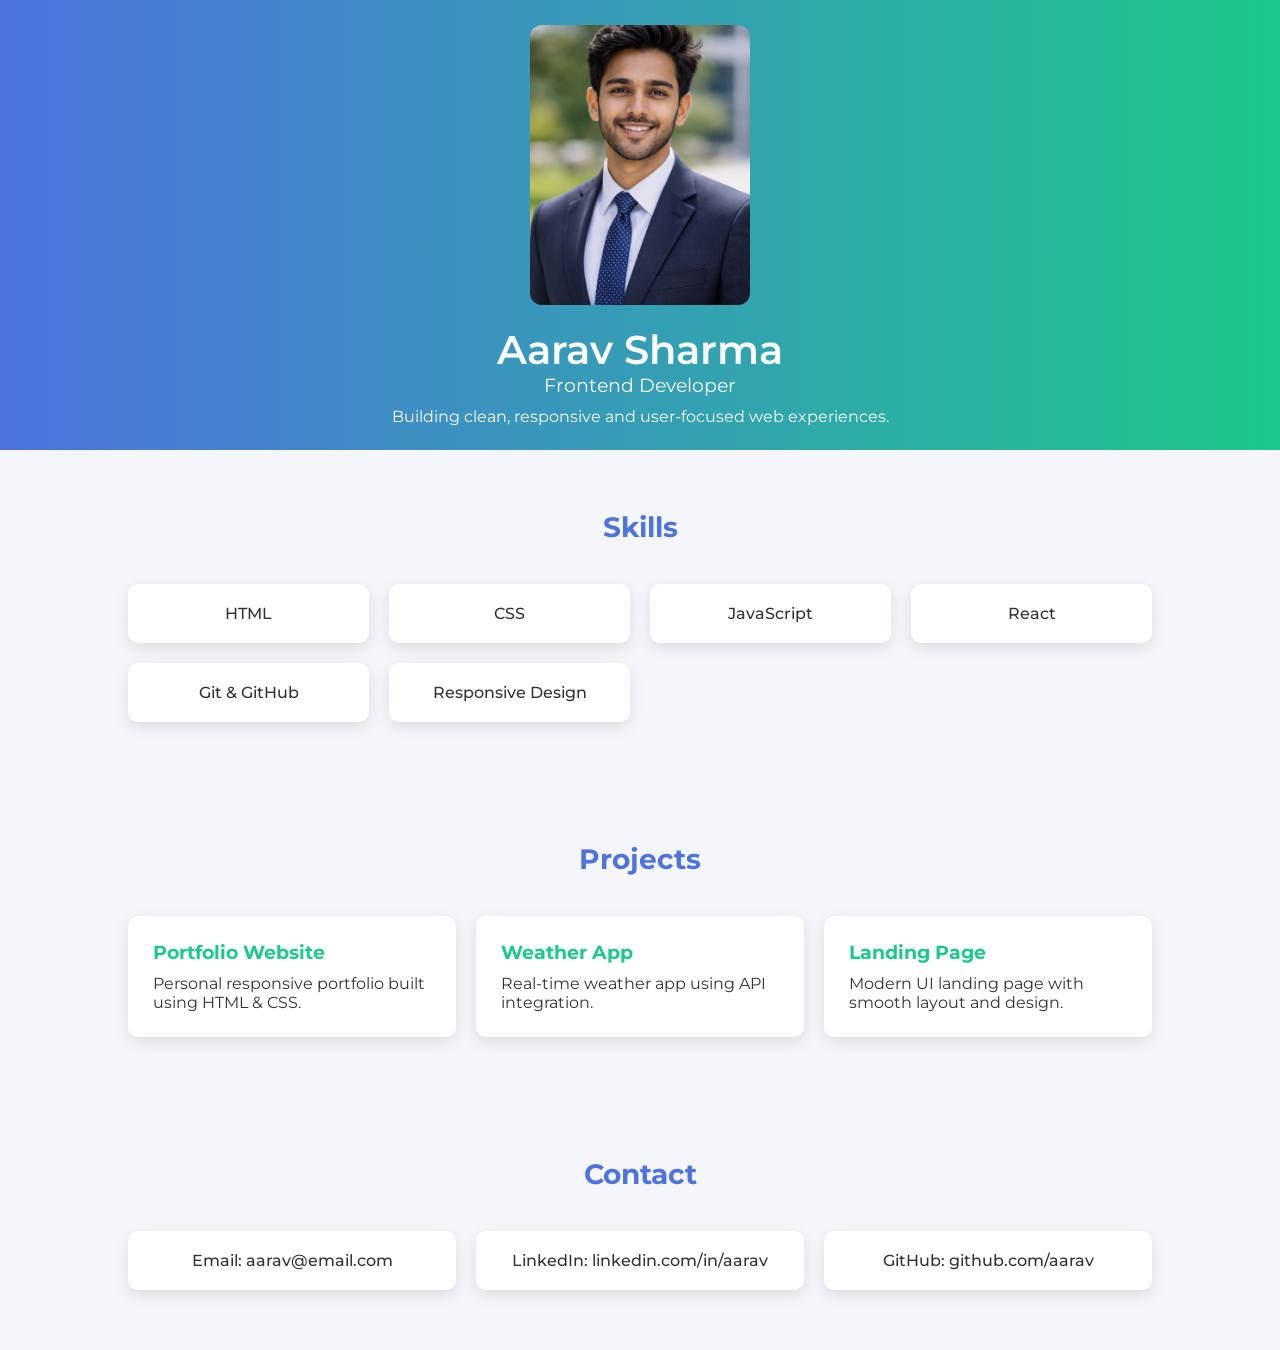
<file: Level-1-Task-2/index.html>
<!DOCTYPE html>
<html lang="en">
<head>
    <meta charset="UTF-8">
    <title>Aarav Sharma | Portfolio</title>

    <!-- Google Font -->
    <link href="https://fonts.googleapis.com/css2?family=Montserrat:wght@300;400;600&display=swap" rel="stylesheet">

    <link rel="stylesheet" href="style.css">
</head>
<body>

    <!-- HERO SECTION -->
    <section class="hero">
        <img src="portfolio.jpg" alt="Profile Photo">
        <h1>Aarav Sharma</h1>
        <h3>Frontend Developer</h3>
        <p>Building clean, responsive and user-focused web experiences.</p>
    </section>

    <!-- SKILLS SECTION -->
    <section class="section">
        <h2>Skills</h2>
        <div class="card-container">
            <div class="card">HTML</div>
            <div class="card">CSS</div>
            <div class="card">JavaScript</div>
            <div class="card">React</div>
            <div class="card">Git & GitHub</div>
            <div class="card">Responsive Design</div>
        </div>
    </section>

    <!-- PROJECTS SECTION -->
    <section class="section">
        <h2>Projects</h2>
        <div class="card-container">
            <div class="project-card">
                <h3>Portfolio Website</h3>
                <p>Personal responsive portfolio built using HTML & CSS.</p>
            </div>

            <div class="project-card">
                <h3>Weather App</h3>
                <p>Real-time weather app using API integration.</p>
            </div>

            <div class="project-card">
                <h3>Landing Page</h3>
                <p>Modern UI landing page with smooth layout and design.</p>
            </div>
        </div>
    </section>

    <!-- CONTACT SECTION -->
    <section class="section">
        <h2>Contact</h2>
        <div class="card-container">
            <div class="card">Email: aarav@email.com</div>
            <div class="card">LinkedIn: linkedin.com/in/aarav</div>
            <div class="card">GitHub: github.com/aarav</div>
        </div>
    </section>

</body>
</html>
</file>
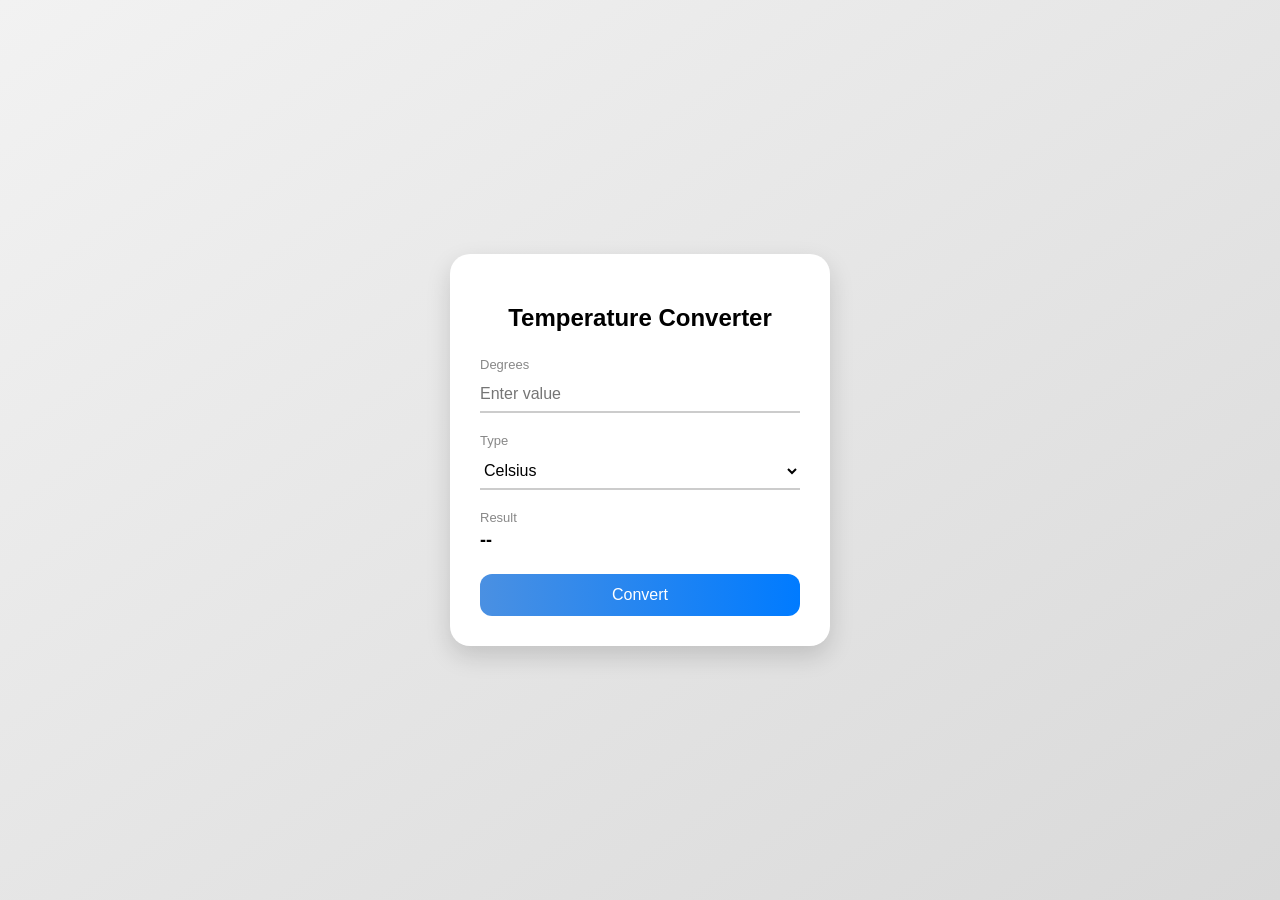
<file: Level-1-Task-3/index.html>
<!DOCTYPE html>
<html>
<head>
    <title>Temperature Converter</title>
    <link rel="stylesheet" href="style.css">
</head>
<body>

    <div class="container">
        <div class="card">
            <h2>Temperature Converter</h2>

            <div class="input-group">
                <label>Degrees</label>
                <input type="text" id="temp" placeholder="Enter value">
            </div>

            <div class="input-group">
                <label>Type</label>
                <select id="unit">
                    <option value="C">Celsius</option>
                    <option value="F">Fahrenheit</option>
                </select>
            </div>

            <div class="input-group">
                <label>Result</label>
                <div id="result">--</div>
            </div>

            <button id="convertBtn">Convert</button>
        </div>
    </div>

    <script src="script.js"></script>
</body>
</html>
</file>
<file: Level-1-Task-2/style.css>
* {
    margin: 0;
    padding: 0;
    box-sizing: border-box;
}

body {
    font-family: 'Montserrat', sans-serif;
    background: #f4f6f9;
    color: #333;
}

/* HERO SECTION */
.hero {
    height: 50vh;
    background: linear-gradient(to right, #4e73df, #1cc88a);
    display: flex;
    flex-direction: column;
    justify-content: center;
    align-items: center;
    color: white;
    text-align: center;
    padding: 20px;
}

.hero img {
    width: 220px;
    height: 280px;
    object-fit: cover;
    border-radius: 12px;
    margin-bottom: 20px;
}

.hero h1 {
    font-size: 40px;
    font-weight: 600;
}

.hero h3 {
    font-weight: 400;
    margin-bottom: 10px;
}

.hero p {
    max-width: 500px;
    font-size: 16px;
}

/* SECTION */
.section {
    padding: 60px 10%;
    text-align: center;
}

.section h2 {
    font-size: 28px;
    margin-bottom: 40px;
    color: #4e73df;
}

/* CARD GRID */
.card-container {
    display: grid;
    grid-template-columns: repeat(auto-fit, minmax(200px, 1fr));
    gap: 20px;
}

/* SKILL & CONTACT CARDS */
.card {
    background: white;
    padding: 20px;
    border-radius: 10px;
    font-weight: 500;
    box-shadow: 0 5px 15px rgba(0,0,0,0.1);
    transition: 0.3s ease;
}

.card:hover {
    transform: translateY(-5px);
}

/* PROJECT CARDS */
.project-card {
    background: white;
    padding: 25px;
    border-radius: 10px;
    text-align: left;
    box-shadow: 0 5px 15px rgba(0,0,0,0.1);
    transition: 0.3s ease;
}

.project-card:hover {
    transform: translateY(-5px);
}

.project-card h3 {
    margin-bottom: 10px;
    color: #1cc88a;
}
</file>
<file: Level-1-Task-3/style.css>
body {
    margin: 0;
    height: 100vh;
    background: linear-gradient(to bottom right, #f2f2f2, #d9d9d9);
    font-family: Arial, sans-serif;
    display: flex;
    justify-content: center;
    align-items: center;
}

.container {
    width: 100%;
    display: flex;
    justify-content: center;
}

.card {
    width: 320px;
    background: white;
    padding: 30px;
    border-radius: 20px;
    box-shadow: 0 10px 25px rgba(0,0,0,0.15);
}

h2 {
    text-align: center;
    margin-bottom: 25px;
    font-weight: 600;
}

.input-group {
    margin-bottom: 20px;
}

label {
    display: block;
    font-size: 13px;
    color: #888;
    margin-bottom: 5px;
}

input, select {
    width: 100%;
    border: none;
    border-bottom: 2px solid #ccc;
    padding: 8px 0;
    font-size: 16px;
    outline: none;
    background: transparent;
    transition: 0.3s;
}

input:focus, select:focus {
    border-bottom: 2px solid #007bff;
}

#result {
    font-size: 18px;
    font-weight: bold;
    min-height: 24px;
}

button {
    width: 100%;
    padding: 12px;
    background: linear-gradient(to right, #4a90e2, #007bff);
    color: white;
    border: none;
    border-radius: 12px;
    font-size: 16px;
    cursor: pointer;
    transition: 0.3s;
}

button:hover {
    transform: translateY(-2px);
    box-shadow: 0 5px 15px rgba(0,0,0,0.2);
}
</file>
